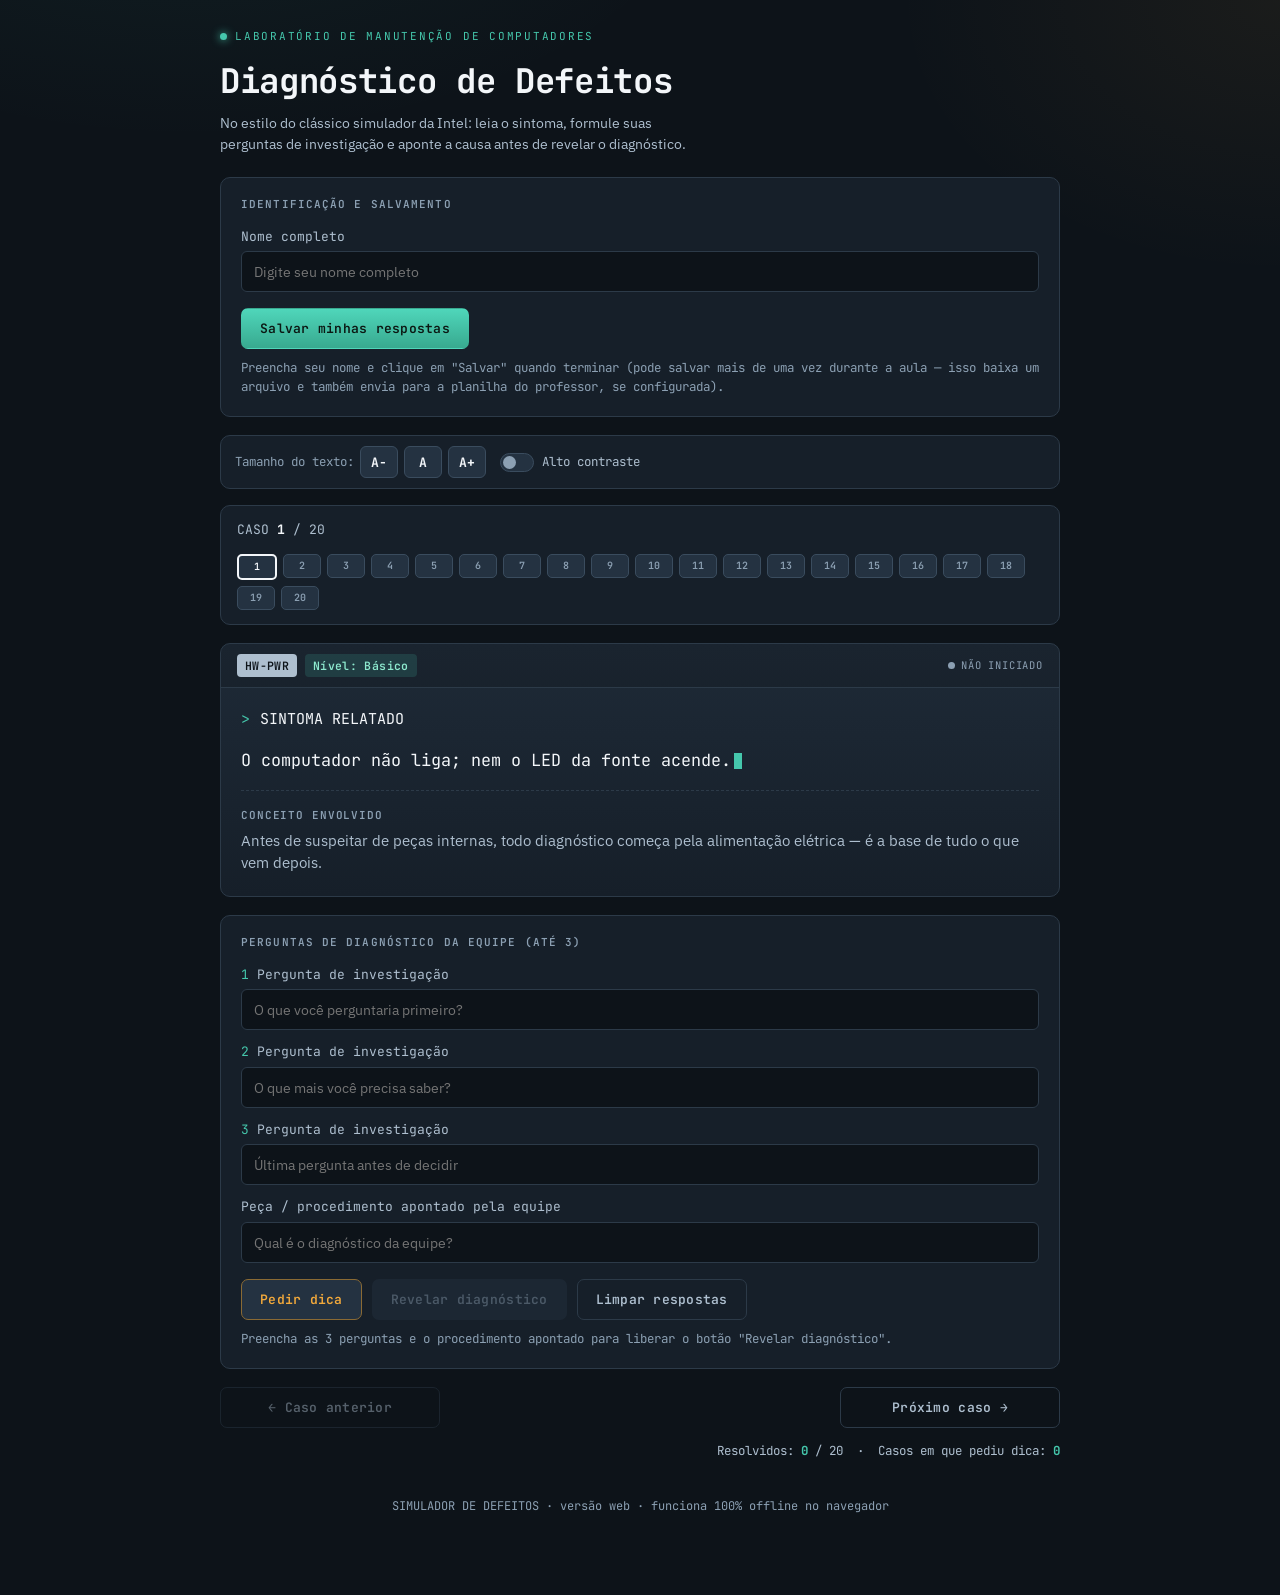
<file: index.html>
<!DOCTYPE html>
<html lang="pt-BR">
<head>
<meta charset="UTF-8">
<meta name="viewport" content="width=device-width, initial-scale=1.0, viewport-fit=cover">
<title>Diagnóstico de Defeitos — Laboratório de Manutenção</title>
<meta name="description" content="Simulador interativo de diagnóstico de defeitos de computadores, no estilo do clássico simulador da Intel — para uso em sala, laboratório ou celular.">
<link rel="preconnect" href="https://fonts.googleapis.com">
<link rel="preconnect" href="https://fonts.gstatic.com" crossorigin>
<link href="https://fonts.googleapis.com/css2?family=JetBrains+Mono:wght@400;500;600;700&family=IBM+Plex+Sans:wght@400;500;600;700&display=swap" rel="stylesheet">
<link rel="stylesheet" href="estilos.css">
</head>
<body>

<a href="#conteudo-principal" class="skip-link">Pular para o conteúdo</a>
<div id="live-region" class="sr-only" aria-live="polite" role="status"></div>

<div class="wrap">

  <header>
    <div class="eyebrow">Laboratório de Manutenção de Computadores</div>
    <h1>Diagnóstico de Defeitos</h1>
    <p class="subtitle">No estilo do clássico simulador da Intel: leia o sintoma, formule suas perguntas de investigação e aponte a causa antes de revelar o diagnóstico.</p>
  </header>

  <div class="panel" id="save-panel">
    <p class="panel-title">Identificação e salvamento</p>
    <div class="field">
      <label for="aluno-nome">Nome completo</label>
      <input type="text" id="aluno-nome" placeholder="Digite seu nome completo" autocomplete="off">
    </div>
    <div class="actions">
      <button type="button" class="btn-reveal" id="btn-salvar">Salvar minhas respostas</button>
    </div>
    <p class="reveal-hint" id="save-status">Preencha seu nome e clique em "Salvar" quando terminar (pode salvar mais de uma vez durante a aula — isso baixa um arquivo e também envia para a planilha do professor, se configurada).</p>
  </div>

  <div class="a11y-bar" role="group" aria-label="Opções de acessibilidade">
    <div class="a11y-group">
      <span class="label">Tamanho do texto:</span>
      <button type="button" class="font-btn" id="font-decrease" aria-label="Diminuir tamanho do texto">A−</button>
      <button type="button" class="font-btn" id="font-reset" aria-label="Tamanho de texto padrão">A</button>
      <button type="button" class="font-btn" id="font-increase" aria-label="Aumentar tamanho do texto">A+</button>
    </div>
    <label class="contrast-toggle" for="contrast-mode">
      <input type="checkbox" id="contrast-mode">
      <span class="switch" aria-hidden="true"></span>
      Alto contraste
    </label>
  </div>

  <div class="toolbar">
    <div class="case-counter">CASO <b id="case-index">1</b> / <span id="case-total">20</span></div>
    <div class="dots" id="dots" role="group" aria-label="Navegar entre os casos"></div>
  </div>

  <main id="conteudo-principal">

    <div class="terminal">
      <div class="terminal-bar">
        <div class="tag-group">
          <span class="code-tag" id="code-tag">HW-PWR</span>
          <span class="level-tag" id="level-tag">Nível: Básico</span>
        </div>
        <div class="status-pill" id="status-pill"><span class="led"></span><span id="status-text">Não iniciado</span></div>
      </div>
      <div class="terminal-body">
        <p class="prompt-line"><span class="marker">&gt;</span> SINTOMA RELATADO</p>
        <p class="sintoma-text" id="sintoma-text">Carregando…<span class="cursor"></span></p>
        <div class="conceito">
          <b>Conceito envolvido</b>
          <span id="conceito-text"></span>
        </div>
      </div>
    </div>

    <div class="panel">
      <p class="panel-title">Perguntas de diagnóstico da equipe (até 3)</p>
      <div class="field">
        <label for="q1"><span class="n">1</span> Pergunta de investigação</label>
        <input type="text" id="q1" placeholder="O que você perguntaria primeiro?" autocomplete="off">
      </div>
      <div class="field">
        <label for="q2"><span class="n">2</span> Pergunta de investigação</label>
        <input type="text" id="q2" placeholder="O que mais você precisa saber?" autocomplete="off">
      </div>
      <div class="field">
        <label for="q3"><span class="n">3</span> Pergunta de investigação</label>
        <input type="text" id="q3" placeholder="Última pergunta antes de decidir" autocomplete="off">
      </div>
      <div class="field peca">
        <label for="peca">Peça / procedimento apontado pela equipe</label>
        <input type="text" id="peca" placeholder="Qual é o diagnóstico da equipe?" autocomplete="off">
      </div>

      <div class="actions">
        <button type="button" class="btn-hint" id="btn-hint">Pedir dica</button>
        <button type="button" class="btn-reveal" id="btn-reveal" disabled aria-describedby="reveal-hint">Revelar diagnóstico</button>
        <button type="button" class="btn-ghost" id="btn-clear">Limpar respostas</button>
      </div>
      <p class="reveal-hint" id="reveal-hint">Preencha as 3 perguntas e o procedimento apontado para liberar o botão "Revelar diagnóstico".</p>
    </div>

    <div class="reveal hint-panel" id="hint-panel">
      <div class="pad">
        <p class="panel-title">Perguntas de apoio — use antes de decidir, se a equipe travar</p>
        <ul id="hint-list"></ul>
      </div>
    </div>

    <div class="reveal solution-panel" id="solution-panel">
      <div class="pad">
        <p class="panel-title">Diagnóstico revelado</p>
        <div class="kv">
          <div class="k">Pista</div>
          <div class="v" id="sol-pista"></div>
        </div>
        <div class="kv">
          <div class="k">Solução esperada</div>
          <div class="v" id="sol-resolucao"></div>
        </div>
        <div class="kv">
          <div class="k">Por que acontece</div>
          <div class="v" id="sol-porque"></div>
        </div>
        <div class="kv armadilha">
          <div class="k">Armadilha comum</div>
          <div class="v" id="sol-armadilha"></div>
        </div>
      </div>
    </div>

    <div class="nav">
      <button type="button" class="btn-ghost" id="btn-prev">&larr; Caso anterior</button>
      <button type="button" class="btn-ghost next" id="btn-next">Próximo caso &rarr;</button>
    </div>

    <div class="summary" id="summary" style="margin-top:14px;"></div>

  </main>

  <footer>SIMULADOR DE DEFEITOS · versão web · funciona 100% offline no navegador</footer>

</div>

<script src="casos.js"></script>
<script>
(function(){
  "use strict";

  var CASES = window.CASES;

  /* ---------- Configuração do envio automático para planilha ----------
     Cole aqui a URL do seu Web App do Google Apps Script (veja o guia
     de configuração). Deixe como "" para desativar o envio automático
     — nesse caso, o botão "Salvar" só baixa o arquivo .csv local. */
  var SHEETS_ENDPOINT = "https://script.google.com/macros/s/AKfycbyPwA4ttqtXBcEEkI7j7ul-1_rjG7FV3NtYaqE9pAihOJlC5jhr2pawsW5RvYwa3q1w/exec";
  /* Token opcional (combine o mesmo valor no Apps Script) — dificulta
     que alguém fora da turma envie linhas falsas para a planilha.
     Deixe "" em ambos os lados para não usar. */
  var SHEETS_TOKEN = "";

  var state = CASES.map(function(){
    return { status: "pending", q1:"", q2:"", q3:"", peca:"", hintOpen:false, solutionOpen:false };
  });

  var current = 0;
  var fontSteps = [87, 100, 112, 125, 140]; // porcentagens
  var fontIndex = 1;

  var els = {
    caseIndex: document.getElementById("case-index"),
    caseTotal: document.getElementById("case-total"),
    dots: document.getElementById("dots"),
    codeTag: document.getElementById("code-tag"),
    levelTag: document.getElementById("level-tag"),
    statusPill: document.getElementById("status-pill"),
    statusText: document.getElementById("status-text"),
    sintomaText: document.getElementById("sintoma-text"),
    conceitoText: document.getElementById("conceito-text"),
    q1: document.getElementById("q1"),
    q2: document.getElementById("q2"),
    q3: document.getElementById("q3"),
    peca: document.getElementById("peca"),
    btnHint: document.getElementById("btn-hint"),
    btnReveal: document.getElementById("btn-reveal"),
    btnClear: document.getElementById("btn-clear"),
    revealHint: document.getElementById("reveal-hint"),
    hintPanel: document.getElementById("hint-panel"),
    hintList: document.getElementById("hint-list"),
    solutionPanel: document.getElementById("solution-panel"),
    solPista: document.getElementById("sol-pista"),
    solResolucao: document.getElementById("sol-resolucao"),
    solPorque: document.getElementById("sol-porque"),
    solArmadilha: document.getElementById("sol-armadilha"),
    btnPrev: document.getElementById("btn-prev"),
    btnNext: document.getElementById("btn-next"),
    summary: document.getElementById("summary"),
    liveRegion: document.getElementById("live-region"),
    fontDecrease: document.getElementById("font-decrease"),
    fontIncrease: document.getElementById("font-increase"),
    fontReset: document.getElementById("font-reset"),
    contrastMode: document.getElementById("contrast-mode")
  };

  function announce(msg){
    els.liveRegion.textContent = msg;
  }

  function buildDots(){
    els.dots.innerHTML = "";
    CASES.forEach(function(c, i){
      var b = document.createElement("button");
      b.type = "button";
      b.className = "dot";
      b.textContent = String(i + 1);
      b.setAttribute("aria-label", "Ir para o caso " + (i + 1) + " de " + CASES.length);
      b.addEventListener("click", function(){ goTo(i); });
      els.dots.appendChild(b);
    });
  }

  function refreshDots(){
    var buttons = els.dots.querySelectorAll(".dot");
    buttons.forEach(function(b, i){
      b.classList.toggle("current", i === current);
      b.classList.toggle("hint", state[i].status === "hint");
      b.classList.toggle("solved", state[i].status === "solved");
      b.setAttribute("aria-current", i === current ? "true" : "false");
    });
  }

  function saveInputs(){
    var s = state[current];
    s.q1 = els.q1.value;
    s.q2 = els.q2.value;
    s.q3 = els.q3.value;
    s.peca = els.peca.value;
  }

  function camposPreenchidos(){
    var s = state[current];
    return s.q1.trim().length > 0 && s.q2.trim().length > 0 && s.q3.trim().length > 0 && s.peca.trim().length > 0;
  }

  function updateRevealAvailability(){
    var pronto = camposPreenchidos();
    els.btnReveal.disabled = !pronto;
    els.btnReveal.setAttribute("aria-disabled", String(!pronto));
    if (pronto){
      els.revealHint.textContent = "Tudo pronto — clique em \"Revelar diagnóstico\" para conferir.";
      els.revealHint.classList.add("ok");
    } else {
      els.revealHint.textContent = "Preencha as 3 perguntas e o procedimento apontado para liberar o botão \"Revelar diagnóstico\".";
      els.revealHint.classList.remove("ok");
    }
  }

  function render(){
    var c = CASES[current];
    var s = state[current];

    els.caseIndex.textContent = current + 1;
    els.caseTotal.textContent = CASES.length;

    els.codeTag.textContent = c.codigo;
    els.levelTag.textContent = "Nível: " + c.nivelLabel;
    els.levelTag.className = "level-tag level-" + c.nivel;

    els.sintomaText.innerHTML = "";
    els.sintomaText.textContent = c.sintoma;
    var cursor = document.createElement("span");
    cursor.className = "cursor";
    els.sintomaText.appendChild(cursor);

    els.conceitoText.textContent = c.conceito;

    els.q1.value = s.q1;
    els.q2.value = s.q2;
    els.q3.value = s.q3;
    els.peca.value = s.peca;

    els.hintList.innerHTML = "";
    c.dicas.forEach(function(d){
      var li = document.createElement("li");
      li.textContent = d;
      els.hintList.appendChild(li);
    });

    els.solPista.textContent = c.pista;
    els.solResolucao.textContent = c.resolucao;
    els.solPorque.textContent = c.porque;
    els.solArmadilha.textContent = c.armadilha;

    els.hintPanel.classList.toggle("show", s.hintOpen);
    els.solutionPanel.classList.toggle("show", s.solutionOpen);

    updateStatusPill(s.status);
    updateRevealAvailability();
    refreshDots();
    updateSummary();

    els.btnPrev.disabled = current === 0;
    els.btnNext.disabled = current === CASES.length - 1;
  }

  function updateStatusPill(status){
    els.statusPill.className = "status-pill";
    if (status === "hint"){
      els.statusPill.classList.add("hint");
      els.statusText.textContent = "Em análise (com dica)";
    } else if (status === "solved"){
      els.statusPill.classList.add("solved");
      els.statusText.textContent = "Resolvido";
    } else {
      els.statusText.textContent = "Não iniciado";
    }
  }

  function updateSummary(){
    var solved = state.filter(function(s){ return s.status === "solved"; }).length;
    var withHint = state.filter(function(s){ return s.hintOpen; }).length;
    els.summary.innerHTML = "Resolvidos: <b>" + solved + "</b> / " + CASES.length +
      " &nbsp;·&nbsp; Casos em que pediu dica: <b>" + withHint + "</b>";
  }

  function goTo(index){
    saveInputs();
    current = Math.max(0, Math.min(CASES.length - 1, index));
    render();
    var c = CASES[current];
    announce("Caso " + (current + 1) + " de " + CASES.length + ". Nível " + c.nivelLabel + ". " + c.categoria + ".");
  }

  els.btnHint.addEventListener("click", function(){
    var s = state[current];
    s.hintOpen = true;
    if (s.status === "pending") s.status = "hint";
    render();
    announce("Perguntas de apoio exibidas.");
  });

  els.btnReveal.addEventListener("click", function(){
    if (els.btnReveal.disabled) return;
    var s = state[current];
    s.solutionOpen = true;
    s.status = "solved";
    render();
    announce("Diagnóstico revelado.");
  });

  els.btnClear.addEventListener("click", function(){
    var s = state[current];
    s.q1 = s.q2 = s.q3 = s.peca = "";
    s.hintOpen = false;
    s.solutionOpen = false;
    s.status = "pending";
    render();
    announce("Respostas apagadas.");
  });

  els.btnPrev.addEventListener("click", function(){ goTo(current - 1); });
  els.btnNext.addEventListener("click", function(){ goTo(current + 1); });

  [els.q1, els.q2, els.q3, els.peca].forEach(function(input){
    input.addEventListener("input", function(){
      saveInputs();
      updateRevealAvailability();
    });
  });

  document.addEventListener("keydown", function(e){
    var tag = (document.activeElement && document.activeElement.tagName) || "";
    if (tag === "INPUT") return;
    if (e.key === "ArrowRight") goTo(current + 1);
    if (e.key === "ArrowLeft") goTo(current - 1);
  });

  /* ---------- Acessibilidade: tamanho de texto ---------- */
  function applyFontSize(){
    document.documentElement.style.fontSize = fontSteps[fontIndex] + "%";
  }
  els.fontIncrease.addEventListener("click", function(){
    fontIndex = Math.min(fontSteps.length - 1, fontIndex + 1);
    applyFontSize();
  });
  els.fontDecrease.addEventListener("click", function(){
    fontIndex = Math.max(0, fontIndex - 1);
    applyFontSize();
  });
  els.fontReset.addEventListener("click", function(){
    fontIndex = 1;
    applyFontSize();
  });

  /* ---------- Acessibilidade: alto contraste ---------- */
  els.contrastMode.addEventListener("change", function(e){
    document.body.classList.toggle("alto-contraste", e.target.checked);
  });

  /* ---------- Salvar respostas (CSV local + planilha) ---------- */
  var elAlunoNome = document.getElementById("aluno-nome");
  var elBtnSalvar = document.getElementById("btn-salvar");
  var elSaveStatus = document.getElementById("save-status");

  function csvEscape(v){
    v = (v === undefined || v === null) ? "" : String(v);
    if (/[",\n]/.test(v)){
      v = '"' + v.replace(/"/g, '""') + '"';
    }
    return v;
  }

  function statusLabel(s){
    if (s === "solved") return "Resolvido";
    if (s === "hint") return "Em análise (com dica)";
    return "Não iniciado";
  }

  function buildRows(alunoNome, timestamp){
    var header = ["Timestamp","Aluno","Codigo","Nivel","Categoria","Pergunta1","Pergunta2","Pergunta3","PecaApontada","Status"];
    var rows = [header];
    var payloadCasos = [];
    CASES.forEach(function(c, i){
      var s = state[i];
      var row = [timestamp, alunoNome, c.codigo, c.nivelLabel, c.categoria, s.q1, s.q2, s.q3, s.peca, statusLabel(s.status)];
      rows.push(row);
      payloadCasos.push({
        codigo: c.codigo, nivel: c.nivelLabel, categoria: c.categoria,
        pergunta1: s.q1, pergunta2: s.q2, pergunta3: s.q3, peca: s.peca,
        status: statusLabel(s.status)
      });
    });
    return { csvRows: rows, payloadCasos: payloadCasos };
  }

  function downloadCSV(rows, alunoNome){
    var csv = rows.map(function(r){ return r.map(csvEscape).join(","); }).join("\r\n");
    var blob = new Blob(["\uFEFF" + csv], { type: "text/csv;charset=utf-8;" });
    var url = URL.createObjectURL(blob);
    var slug = alunoNome.toLowerCase()
      .normalize("NFD").replace(/[\u0300-\u036f]/g, "")
      .replace(/[^a-z0-9]+/g, "-").replace(/(^-|-$)/g, "");
    var hoje = new Date().toISOString().slice(0,10);
    var a = document.createElement("a");
    a.href = url;
    a.download = "respostas_" + (slug || "aluno") + "_" + hoje + ".csv";
    document.body.appendChild(a);
    a.click();
    document.body.removeChild(a);
    setTimeout(function(){ URL.revokeObjectURL(url); }, 1000);
  }

  function enviarParaPlanilha(alunoNome, timestamp, payloadCasos){
    if (!SHEETS_ENDPOINT) return;
    var payload = { aluno: alunoNome, timestamp: timestamp, token: SHEETS_TOKEN, casos: payloadCasos };
    fetch(SHEETS_ENDPOINT, {
      method: "POST",
      mode: "no-cors",
      headers: { "Content-Type": "text/plain;charset=utf-8" },
      body: JSON.stringify(payload)
    }).catch(function(){
      /* modo no-cors não permite ler a resposta nem confirmar entrega;
         o próprio catch só cobre falhas de rede antes mesmo do envio */
    });
  }

  elBtnSalvar.addEventListener("click", function(){
    saveInputs();
    var nome = elAlunoNome.value.trim();
    if (!nome){
      elSaveStatus.textContent = "Digite seu nome completo antes de salvar.";
      elSaveStatus.classList.remove("ok");
      elAlunoNome.focus();
      return;
    }
    var timestamp = new Date().toLocaleString("pt-BR");
    var built = buildRows(nome, timestamp);
    downloadCSV(built.csvRows, nome);
    enviarParaPlanilha(nome, timestamp, built.payloadCasos);
    elSaveStatus.textContent = SHEETS_ENDPOINT
      ? "Arquivo baixado e enviado para a planilha às " + timestamp + "."
      : "Arquivo baixado às " + timestamp + ". (Envio automático para planilha não está configurado nesta página.)";
    elSaveStatus.classList.add("ok");
    announce("Respostas salvas.");
  });

  buildDots();
  render();
})();
</script>

</body>
</html>
</file>
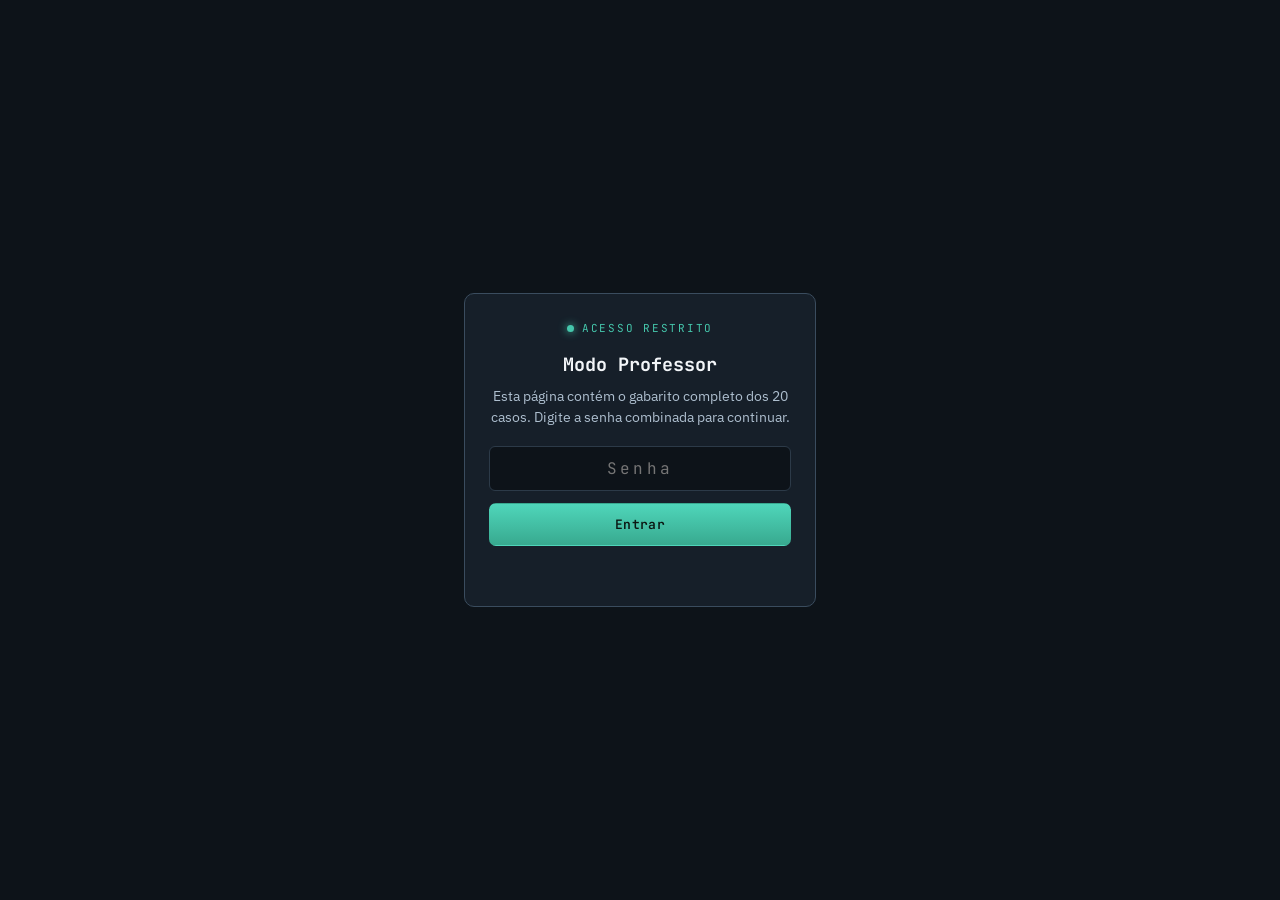
<file: professor.html>
<!DOCTYPE html>
<html lang="pt-BR">
<head>
<meta charset="UTF-8">
<meta name="viewport" content="width=device-width, initial-scale=1.0, viewport-fit=cover">
<title>Modo Professor — Diagnóstico de Defeitos</title>
<meta name="robots" content="noindex, nofollow">
<link rel="preconnect" href="https://fonts.googleapis.com">
<link rel="preconnect" href="https://fonts.gstatic.com" crossorigin>
<link href="https://fonts.googleapis.com/css2?family=JetBrains+Mono:wght@400;500;600;700&family=IBM+Plex+Sans:wght@400;500;600;700&display=swap" rel="stylesheet">
<link rel="stylesheet" href="estilos.css">
</head>
<body>

<!-- Portão de acesso: só entra quem souber a senha combinada com o professor.
     Isto NÃO é segurança real (o código roda no navegador do usuário),
     apenas uma barreira simples contra acesso casual de alunos.
     Para trocar a senha, edite a constante SENHA no <script> abaixo. -->
<div class="gate-overlay" id="gate">
  <div class="gate-card">
    <div class="eyebrow">Acesso restrito</div>
    <h2>Modo Professor</h2>
    <p>Esta página contém o gabarito completo dos 20 casos. Digite a senha combinada para continuar.</p>
    <form id="gate-form" autocomplete="off">
      <input type="password" id="gate-password" placeholder="Senha" aria-label="Senha do professor">
      <button type="submit" class="btn-reveal">Entrar</button>
      <p class="gate-error" id="gate-error" role="alert"></p>
    </form>
  </div>
</div>

<div class="wrap app-hidden" id="app">

  <header>
    <div class="eyebrow">Laboratório de Manutenção de Computadores</div>
    <h1>Diagnóstico de Defeitos</h1>
    <p class="subtitle">Modo professor: use para conduzir a discussão em projeção, revelando o gabarito de cada caso após ouvir as hipóteses da turma.</p>
  </header>

  <div class="teacher-banner">Modo professor — não compartilhe esta página com os alunos</div>

  <details class="plan-panel">
    <summary>Sugestão de distribuição para uma aula de 4h (20 casos)</summary>
    <table>
      <thead>
        <tr><th>Bloco</th><th>Duração</th><th>Conteúdo</th></tr>
      </thead>
      <tbody>
        <tr><td>1</td><td>50 min</td><td>Casos 1–8 (nível básico) — ritmo rápido, fixar método</td></tr>
        <tr><td>Intervalo</td><td>10 min</td><td>—</td></tr>
        <tr><td>2</td><td>50 min</td><td>Casos 9–14 (intermediário) — mais tempo de discussão por caso</td></tr>
        <tr><td>Intervalo</td><td>15–20 min</td><td>—</td></tr>
        <tr><td>3</td><td>50 min</td><td>Casos 15–20 (avançado / rede / software / segurança)</td></tr>
        <tr><td>4</td><td>até 30 min</td><td>Revisão livre: repetir casos em que a turma teve mais dificuldade</td></tr>
      </tbody>
    </table>
  </details>

  <div class="toolbar">
    <div class="case-counter">CASO <b id="case-index">1</b> / <span id="case-total">20</span></div>
    <div class="dots" id="dots" role="group" aria-label="Navegar entre os casos"></div>
  </div>

  <main>
    <div class="terminal">
      <div class="terminal-bar">
        <div class="tag-group">
          <span class="code-tag" id="code-tag">HW-PWR</span>
          <span class="level-tag" id="level-tag">Nível: Básico</span>
        </div>
      </div>
      <div class="terminal-body">
        <p class="prompt-line"><span class="marker">&gt;</span> SINTOMA RELATADO</p>
        <p class="sintoma-text" id="sintoma-text">Carregando…</p>
        <div class="conceito">
          <b>Conceito envolvido</b>
          <span id="conceito-text"></span>
        </div>
      </div>
    </div>

    <div class="panel">
      <p class="panel-title">Perguntas de apoio (caso a turma trave)</p>
      <ul id="hint-list" style="margin:0; padding-left:20px; font-size:0.9rem;"></ul>
      <div class="actions">
        <button type="button" class="btn-reveal" id="btn-reveal">Mostrar gabarito</button>
        <button type="button" class="btn-ghost" id="btn-hide">Ocultar gabarito</button>
      </div>
    </div>

    <div class="reveal solution-panel" id="solution-panel">
      <div class="pad">
        <p class="panel-title">Gabarito</p>
        <div class="kv">
          <div class="k">Pista</div>
          <div class="v" id="sol-pista"></div>
        </div>
        <div class="kv">
          <div class="k">Solução esperada</div>
          <div class="v" id="sol-resolucao"></div>
        </div>
        <div class="kv">
          <div class="k">Por que acontece</div>
          <div class="v" id="sol-porque"></div>
        </div>
        <div class="kv armadilha">
          <div class="k">Armadilha comum</div>
          <div class="v" id="sol-armadilha"></div>
        </div>
      </div>
    </div>

    <div class="nav">
      <button type="button" class="btn-ghost" id="btn-prev">&larr; Caso anterior</button>
      <button type="button" class="btn-ghost next" id="btn-next">Próximo caso &rarr;</button>
    </div>
  </main>

  <footer>MODO PROFESSOR · esta página não é linkada a partir do site do aluno</footer>

</div>

<script src="casos.js"></script>
<script>
(function(){
  "use strict";

  /* Troque a senha aqui. Combine com a turma/coordenação apenas por fora do site. */
  var SENHA = "@redes_IMMC2026";

  var gate = document.getElementById("gate");
  var app = document.getElementById("app");
  var form = document.getElementById("gate-form");
  var passwordInput = document.getElementById("gate-password");
  var gateError = document.getElementById("gate-error");

  form.addEventListener("submit", function(e){
    e.preventDefault();
    if (passwordInput.value === SENHA){
      gate.style.display = "none";
      app.classList.remove("app-hidden");
      initApp();
    } else {
      gateError.textContent = "Senha incorreta. Tente novamente.";
      passwordInput.value = "";
      passwordInput.focus();
    }
  });

  function initApp(){
    var CASES = window.CASES;
    var current = 0;
    var solutionOpen = [];
    CASES.forEach(function(){ solutionOpen.push(false); });

    var els = {
      caseIndex: document.getElementById("case-index"),
      caseTotal: document.getElementById("case-total"),
      dots: document.getElementById("dots"),
      codeTag: document.getElementById("code-tag"),
      levelTag: document.getElementById("level-tag"),
      sintomaText: document.getElementById("sintoma-text"),
      conceitoText: document.getElementById("conceito-text"),
      hintList: document.getElementById("hint-list"),
      btnReveal: document.getElementById("btn-reveal"),
      btnHide: document.getElementById("btn-hide"),
      solutionPanel: document.getElementById("solution-panel"),
      solPista: document.getElementById("sol-pista"),
      solResolucao: document.getElementById("sol-resolucao"),
      solPorque: document.getElementById("sol-porque"),
      solArmadilha: document.getElementById("sol-armadilha"),
      btnPrev: document.getElementById("btn-prev"),
      btnNext: document.getElementById("btn-next")
    };

    function buildDots(){
      els.dots.innerHTML = "";
      CASES.forEach(function(c, i){
        var b = document.createElement("button");
        b.type = "button";
        b.className = "dot";
        b.textContent = String(i + 1);
        b.setAttribute("aria-label", "Ir para o caso " + (i + 1));
        b.addEventListener("click", function(){ goTo(i); });
        els.dots.appendChild(b);
      });
    }

    function refreshDots(){
      var buttons = els.dots.querySelectorAll(".dot");
      buttons.forEach(function(b, i){
        b.classList.toggle("current", i === current);
        b.classList.toggle("solved", solutionOpen[i]);
      });
    }

    function render(){
      var c = CASES[current];
      els.caseIndex.textContent = current + 1;
      els.caseTotal.textContent = CASES.length;
      els.codeTag.textContent = c.codigo;
      els.levelTag.textContent = "Nível: " + c.nivelLabel;
      els.levelTag.className = "level-tag level-" + c.nivel;
      els.sintomaText.textContent = c.sintoma;
      els.conceitoText.textContent = c.conceito;

      els.hintList.innerHTML = "";
      c.dicas.forEach(function(d){
        var li = document.createElement("li");
        li.textContent = d;
        els.hintList.appendChild(li);
      });

      els.solPista.textContent = c.pista;
      els.solResolucao.textContent = c.resolucao;
      els.solPorque.textContent = c.porque;
      els.solArmadilha.textContent = c.armadilha;

      els.solutionPanel.classList.toggle("show", solutionOpen[current]);

      refreshDots();
      els.btnPrev.disabled = current === 0;
      els.btnNext.disabled = current === CASES.length - 1;
    }

    function goTo(i){
      current = Math.max(0, Math.min(CASES.length - 1, i));
      render();
    }

    els.btnReveal.addEventListener("click", function(){
      solutionOpen[current] = true;
      render();
    });
    els.btnHide.addEventListener("click", function(){
      solutionOpen[current] = false;
      render();
    });
    els.btnPrev.addEventListener("click", function(){ goTo(current - 1); });
    els.btnNext.addEventListener("click", function(){ goTo(current + 1); });

    document.addEventListener("keydown", function(e){
      if (e.key === "ArrowRight") goTo(current + 1);
      if (e.key === "ArrowLeft") goTo(current - 1);
    });

    buildDots();
    render();
  }
})();
</script>

</body>
</html>
</file>
<file: estilos.css>
:root{
  --bg-deep:#0D1319;
  --bg-panel:#161F29;
  --bg-panel-2:#1E2A37;
  --bg-raised:#243241;
  --border:#2C3A48;
  --border-bright:#3A4C5E;
  --text-primary:#F3F6F9;
  --text-muted:#AEBFCF;
  --text-dim:#8CA0B3;
  --accent-amber:#F2A93B;
  --accent-amber-dim:#8A6A34;
  --accent-teal:#45C7AC;
  --accent-teal-dim:#2C6B5C;
  --danger:#F08476;
  --danger-dim:#7A3830;
  --font-mono:'JetBrains Mono', ui-monospace, 'SFMono-Regular', Menlo, Consolas, monospace;
  --font-body:'IBM Plex Sans', -apple-system, BlinkMacSystemFont, 'Segoe UI', sans-serif;
  --radius:10px;
}

/* ---------- Alto contraste ---------- */
body.alto-contraste{
  --bg-deep:#000000;
  --bg-panel:#000000;
  --bg-panel-2:#050505;
  --bg-raised:#111111;
  --border:#FFFFFF;
  --border-bright:#FFFFFF;
  --text-primary:#FFFFFF;
  --text-muted:#FFFFFF;
  --text-dim:#F2F2F2;
  --accent-amber:#FFD400;
  --accent-amber-dim:#FFD400;
  --accent-teal:#00FFC8;
  --accent-teal-dim:#00FFC8;
  --danger:#FF7A6E;
  --danger-dim:#FF7A6E;
}
body.alto-contraste .terminal::before{ display:none; }
body.alto-contraste .terminal,
body.alto-contraste .panel,
body.alto-contraste .reveal,
body.alto-contraste .toolbar,
body.alto-contraste .a11y-bar{ border-width:2px; }
body.alto-contraste .status-pill .led,
body.alto-contraste .cursor{ box-shadow:none; }

*{box-sizing:border-box;}
html,body{margin:0;padding:0;}

html{ font-size:100%; } /* controlado via JS para acessibilidade de texto */

body{
  background:
    radial-gradient(ellipse 900px 500px at 15% -10%, rgba(69,199,172,0.07), transparent 60%),
    radial-gradient(ellipse 700px 500px at 100% 0%, rgba(242,169,59,0.06), transparent 55%),
    var(--bg-deep);
  color:var(--text-primary);
  font-family:var(--font-body);
  line-height:1.5;
  min-height:100vh;
  -webkit-font-smoothing:antialiased;
}
body.alto-contraste{ background:#000000; }

a{color:var(--accent-teal);}

/* ---------- Skip link ---------- */
.skip-link{
  position:absolute;
  left:-9999px;
  top:0;
  background:var(--accent-teal);
  color:#0B1712;
  font-family:var(--font-mono);
  font-weight:700;
  font-size:0.875rem;
  padding:10px 16px;
  border-radius:0 0 8px 0;
  z-index:1000;
}
.skip-link:focus{
  left:0;
}

/* ---------- Visually hidden (screen-reader only) ---------- */
.sr-only{
  position:absolute;
  width:1px;height:1px;
  padding:0;margin:-1px;
  overflow:hidden;
  clip:rect(0,0,0,0);
  white-space:nowrap;
  border:0;
}

.wrap{
  max-width:55rem;
  margin:0 auto;
  padding:1.75rem 1.25rem 5rem;
}

/* ---------- Header ---------- */
header{
  margin-bottom:1.375rem;
}
.eyebrow{
  font-family:var(--font-mono);
  font-size:0.6875rem;
  letter-spacing:0.16em;
  text-transform:uppercase;
  color:var(--accent-teal);
  display:flex;
  align-items:center;
  gap:8px;
  margin-bottom:10px;
}
.eyebrow::before{
  content:"";
  width:7px;height:7px;border-radius:50%;
  background:var(--accent-teal);
  box-shadow:0 0 8px var(--accent-teal);
  flex:none;
}
h1{
  font-family:var(--font-mono);
  font-weight:700;
  font-size:clamp(1.5rem, 5vw, 2.125rem);
  letter-spacing:-0.01em;
  margin:0 0 6px;
}
.subtitle{
  color:var(--text-muted);
  font-size:0.906rem;
  max-width:60ch;
  margin:0;
}

/* ---------- Accessibility bar ---------- */
.a11y-bar{
  display:flex;
  flex-wrap:wrap;
  align-items:center;
  gap:14px;
  margin:16px 0;
  padding:10px 14px;
  background:var(--bg-panel);
  border:1px solid var(--border);
  border-radius:var(--radius);
  font-family:var(--font-mono);
  font-size:0.78rem;
  color:var(--text-muted);
}
.a11y-group{
  display:flex;
  align-items:center;
  gap:6px;
}
.a11y-bar .label{ color:var(--text-dim); }
.font-btn{
  font-family:var(--font-mono);
  font-weight:700;
  width:2rem;height:2rem;
  border-radius:6px;
  border:1px solid var(--border-bright);
  background:var(--bg-raised);
  color:var(--text-primary);
  cursor:pointer;
  font-size:0.8125rem;
  display:flex;align-items:center;justify-content:center;
}
.font-btn:hover{ border-color:var(--accent-teal); }
.font-btn:focus-visible{ outline:2px solid var(--accent-teal); outline-offset:2px; }

.contrast-toggle{
  display:flex;align-items:center;gap:8px;
  cursor:pointer;
  user-select:none;
  white-space:nowrap;
}
.switch{
  width:2.125rem;height:1.1875rem;
  background:var(--bg-raised);
  border:1px solid var(--border-bright);
  border-radius:999px;
  position:relative;
  transition:background .15s ease;
  flex:none;
}
.switch::after{
  content:"";
  position:absolute;
  top:2px;left:2px;
  width:0.8125rem;height:0.8125rem;
  border-radius:50%;
  background:var(--text-dim);
  transition:transform .15s ease, background .15s ease;
}
.contrast-toggle input{position:absolute; opacity:0; width:1px; height:1px;}
.contrast-toggle input:checked + .switch{background:rgba(255,212,0,0.25); border-color:var(--accent-amber);}
.contrast-toggle input:checked + .switch::after{transform:translateX(15px); background:var(--accent-amber);}
.contrast-toggle input:focus-visible + .switch{outline:2px solid var(--accent-teal); outline-offset:2px;}

/* ---------- Toolbar: progress ---------- */
.toolbar{
  display:flex;
  flex-wrap:wrap;
  align-items:center;
  justify-content:space-between;
  gap:14px;
  margin:0 0 18px;
  padding:14px 16px;
  background:var(--bg-panel);
  border:1px solid var(--border);
  border-radius:var(--radius);
}
.case-counter{
  font-family:var(--font-mono);
  font-size:0.8125rem;
  color:var(--text-muted);
}
.case-counter b{color:var(--text-primary);}
.dots{
  display:flex;
  gap:6px;
  flex-wrap:wrap;
}
.dot{
  width:1.5rem;height:1.5rem;
  border-radius:5px;
  border:1px solid var(--border-bright);
  background:var(--bg-raised);
  color:var(--text-dim);
  font-family:var(--font-mono);
  font-size:0.625rem;
  display:flex;align-items:center;justify-content:center;
  cursor:pointer;
  transition:transform .12s ease, border-color .12s ease;
}
.dot:hover{transform:translateY(-1px); border-color:var(--border-bright);}
.dot:focus-visible{outline:2px solid var(--accent-teal); outline-offset:2px;}
.dot.current{border-color:var(--text-primary); color:var(--text-primary); border-width:2px;}
.dot.hint{background:rgba(242,169,59,0.18); border-color:var(--accent-amber-dim); color:var(--accent-amber);}
.dot.solved{background:rgba(69,199,172,0.18); border-color:var(--accent-teal-dim); color:var(--accent-teal);}

/* ---------- Terminal panel ---------- */
.terminal{
  position:relative;
  background:linear-gradient(180deg, var(--bg-panel-2), var(--bg-panel));
  border:1px solid var(--border);
  border-radius:var(--radius);
  overflow:hidden;
  margin-bottom:18px;
}
.terminal::before{
  content:"";
  position:absolute;
  left:0; right:0; height:120px;
  top:-120px;
  background:linear-gradient(180deg, transparent, rgba(69,199,172,0.05), transparent);
  animation:scan 7s linear infinite;
  pointer-events:none;
}
@keyframes scan{
  0%{ top:-120px; }
  100%{ top:100%; }
}
.terminal-bar{
  display:flex;
  align-items:center;
  justify-content:space-between;
  gap:10px;
  padding:10px 16px;
  border-bottom:1px solid var(--border);
  background:rgba(0,0,0,0.15);
}
.tag-group{display:flex; align-items:center; gap:8px; flex-wrap:wrap;}
.code-tag{
  font-family:var(--font-mono);
  font-size:0.719rem;
  letter-spacing:0.03em;
  color:var(--bg-deep);
  background:var(--text-muted);
  padding:3px 8px;
  border-radius:4px;
  font-weight:600;
}
.level-tag{
  font-family:var(--font-mono);
  font-size:0.719rem;
  padding:3px 8px;
  border-radius:4px;
  font-weight:600;
  letter-spacing:0.03em;
}
.level-basico{ color:#8DE9CE; background:rgba(69,199,172,0.16); }
.level-intermediario{ color:#F8CB86; background:rgba(242,169,59,0.16); }
.level-avancado{ color:#F5A498; background:rgba(232,106,92,0.16); }

.status-pill{
  font-family:var(--font-mono);
  font-size:0.656rem;
  letter-spacing:0.08em;
  text-transform:uppercase;
  color:var(--text-dim);
  display:flex;align-items:center;gap:6px;
}
.status-pill .led{width:7px;height:7px;border-radius:50%;background:var(--text-dim);}
.status-pill.hint{color:var(--accent-amber);}
.status-pill.hint .led{background:var(--accent-amber); box-shadow:0 0 6px var(--accent-amber);}
.status-pill.solved{color:var(--accent-teal);}
.status-pill.solved .led{background:var(--accent-teal); box-shadow:0 0 6px var(--accent-teal);}

.terminal-body{
  padding:20px 20px 22px;
  position:relative;
}
.prompt-line{
  font-family:var(--font-mono);
  font-size:0.9375rem;
  color:var(--text-primary);
  margin:0 0 4px;
  display:flex;
  gap:10px;
}
.prompt-line .marker{color:var(--accent-teal); flex:none;}
.sintoma-text{
  font-family:var(--font-mono);
  font-size:1.05rem;
  line-height:1.55;
}
.cursor{
  display:inline-block;
  width:8px;height:16px;
  background:var(--accent-teal);
  margin-left:3px;
  vertical-align:-3px;
  animation:blink 1s steps(1) infinite;
}
@keyframes blink{ 50%{ opacity:0; } }

.conceito{
  margin-top:16px;
  padding-top:16px;
  border-top:1px dashed var(--border);
  font-size:0.925rem;
  color:var(--text-muted);
}
.conceito b{
  display:block;
  font-family:var(--font-mono);
  font-size:0.6875rem;
  letter-spacing:0.08em;
  text-transform:uppercase;
  color:var(--text-dim);
  margin-bottom:6px;
  font-weight:600;
}

/* ---------- Panels / forms ---------- */
.panel{
  background:var(--bg-panel);
  border:1px solid var(--border);
  border-radius:var(--radius);
  padding:18px 20px 20px;
  margin-bottom:18px;
}
.panel-title{
  font-family:var(--font-mono);
  font-size:0.6875rem;
  letter-spacing:0.1em;
  text-transform:uppercase;
  color:var(--text-dim);
  margin:0 0 14px;
  font-weight:600;
}
.field{
  margin-bottom:12px;
}
.field label{
  display:flex;
  gap:8px;
  align-items:baseline;
  font-family:var(--font-mono);
  font-size:0.8125rem;
  color:var(--text-muted);
  margin-bottom:5px;
}
.field label .n{ color:var(--accent-teal); }
.field input[type=text]{
  width:100%;
  background:var(--bg-deep);
  border:1px solid var(--border);
  border-radius:6px;
  color:var(--text-primary);
  font-family:var(--font-body);
  font-size:0.906rem;
  padding:10px 12px;
  transition:border-color .12s ease;
}
.field input[type=text]:focus{
  outline:none;
  border-color:var(--accent-teal);
}
.field input[type=text]:focus-visible{
  outline:2px solid var(--accent-teal);
  outline-offset:1px;
}

.reveal-hint{
  font-family:var(--font-mono);
  font-size:0.78rem;
  color:var(--text-dim);
  margin:10px 0 0;
}
.reveal-hint.ok{ color:var(--accent-teal); }

.actions{
  display:flex;
  gap:10px;
  flex-wrap:wrap;
  margin-top:16px;
}
button{
  font-family:var(--font-mono);
  font-size:0.8125rem;
  font-weight:600;
  letter-spacing:0.02em;
  border-radius:7px;
  padding:11px 18px;
  cursor:pointer;
  border:1px solid var(--border-bright);
  background:var(--bg-raised);
  color:var(--text-primary);
  transition:background .12s ease, border-color .12s ease, transform .08s ease;
}
button:hover{ transform:translateY(-1px); }
button:active{ transform:translateY(0); }
button:focus-visible{ outline:2px solid var(--accent-teal); outline-offset:2px; }
button:disabled{ opacity:0.45; cursor:not-allowed; transform:none; }

.btn-hint{
  border-color:var(--accent-amber-dim);
  color:var(--accent-amber);
}
.btn-hint:hover{ background:rgba(242,169,59,0.1); }

.btn-reveal{
  background:linear-gradient(180deg, #4FD6BA, #38A98F);
  color:#0B1712;
  border-color:transparent;
}
.btn-reveal:hover:not(:disabled){ filter:brightness(1.06); }
.btn-reveal:disabled{
  background:var(--bg-raised);
  color:var(--text-dim);
  filter:none;
}

.btn-ghost{
  background:transparent;
  border-color:var(--border);
  color:var(--text-muted);
}

/* ---------- Reveal panels ---------- */
.reveal{
  display:none;
  margin-bottom:18px;
  border-radius:var(--radius);
  overflow:hidden;
  animation:reveal-in .25s ease both;
}
.reveal.show{ display:block; }
@keyframes reveal-in{
  from{ opacity:0; transform:translateY(-4px); }
  to{ opacity:1; transform:translateY(0); }
}

.hint-panel{
  background:rgba(242,169,59,0.06);
  border:1px solid var(--accent-amber-dim);
}
.hint-panel .panel-title{ color:var(--accent-amber); }
.hint-panel ul{ margin:0; padding-left:20px; font-size:0.875rem; color:var(--text-primary); }
.hint-panel li{ margin-bottom:6px; }
.hint-panel .pad{ padding:16px 20px; }

.solution-panel{
  background:rgba(69,199,172,0.05);
  border:1px solid var(--accent-teal-dim);
}
.solution-panel .pad{ padding:18px 20px 20px; }
.solution-panel .panel-title{ color:var(--accent-teal); }
.kv{ margin-bottom:14px; }
.kv:last-child{ margin-bottom:0; }
.kv .k{
  font-family:var(--font-mono);
  font-size:0.6875rem;
  letter-spacing:0.06em;
  text-transform:uppercase;
  color:var(--text-dim);
  margin-bottom:4px;
  font-weight:600;
}
.kv .v{ font-size:0.906rem; color:var(--text-primary); }
.kv.armadilha .k{ color:var(--danger); }
.kv.armadilha{
  padding-top:12px;
  border-top:1px dashed rgba(69,199,172,0.25);
}

/* ---------- Nav ---------- */
.nav{
  display:flex;
  justify-content:space-between;
  gap:10px;
  margin-top:6px;
}
.nav button{ flex:1; max-width:220px; }
.nav .next{ margin-left:auto; }

footer{
  margin-top:36px;
  text-align:center;
  font-size:0.75rem;
  color:var(--text-dim);
  font-family:var(--font-mono);
}

.summary{
  font-family:var(--font-mono);
  font-size:0.78rem;
  color:var(--text-muted);
  text-align:right;
}
.summary b{ color:var(--accent-teal); }

/* ---------- Professor: gate overlay ---------- */
.gate-overlay{
  position:fixed;
  inset:0;
  background:var(--bg-deep);
  display:flex;
  align-items:center;
  justify-content:center;
  z-index:500;
  padding:20px;
}
.gate-card{
  width:100%;
  max-width:22rem;
  background:var(--bg-panel);
  border:1px solid var(--border-bright);
  border-radius:var(--radius);
  padding:26px 24px;
  text-align:center;
}
.gate-card .eyebrow{ justify-content:center; margin-bottom:14px; }
.gate-card h2{
  font-family:var(--font-mono);
  font-size:1.15rem;
  margin:0 0 8px;
}
.gate-card p{
  color:var(--text-muted);
  font-size:0.875rem;
  margin:0 0 18px;
}
.gate-card input[type=password]{
  width:100%;
  background:var(--bg-deep);
  border:1px solid var(--border);
  border-radius:6px;
  color:var(--text-primary);
  font-family:var(--font-mono);
  font-size:1rem;
  padding:11px 12px;
  margin-bottom:12px;
  text-align:center;
  letter-spacing:0.2em;
}
.gate-card input[type=password]:focus{ outline:none; border-color:var(--accent-teal); }
.gate-card .btn-reveal{ width:100%; padding:12px; }
.gate-error{
  color:var(--danger);
  font-size:0.8125rem;
  font-family:var(--font-mono);
  margin-top:10px;
  min-height:1.1em;
}
.app-hidden{ display:none; }

.teacher-banner{
  font-family:var(--font-mono);
  font-size:0.72rem;
  letter-spacing:0.06em;
  text-transform:uppercase;
  color:var(--accent-amber);
  background:rgba(242,169,59,0.08);
  border:1px solid var(--accent-amber-dim);
  border-radius:var(--radius);
  padding:8px 14px;
  margin-bottom:14px;
  display:flex;
  align-items:center;
  gap:8px;
}
.teacher-banner::before{
  content:"";
  width:7px;height:7px;border-radius:50%;
  background:var(--accent-amber);
  box-shadow:0 0 8px var(--accent-amber);
  flex:none;
}

.plan-panel{
  background:var(--bg-panel);
  border:1px solid var(--border);
  border-radius:var(--radius);
  padding:16px 18px;
  margin-bottom:18px;
  font-size:0.875rem;
  color:var(--text-muted);
}
.plan-panel summary{
  cursor:pointer;
  font-family:var(--font-mono);
  font-size:0.78rem;
  letter-spacing:0.06em;
  text-transform:uppercase;
  color:var(--text-primary);
  font-weight:600;
}
.plan-panel table{
  width:100%;
  border-collapse:collapse;
  margin-top:12px;
  font-size:0.85rem;
}
.plan-panel th, .plan-panel td{
  text-align:left;
  padding:6px 8px;
  border-bottom:1px solid var(--border);
}
.plan-panel th{
  font-family:var(--font-mono);
  font-size:0.7rem;
  text-transform:uppercase;
  color:var(--text-dim);
}

@media (max-width: 620px){
  .toolbar{ flex-direction:column; align-items:stretch; }
  .dots{ justify-content:center; }
  .nav{ flex-direction:column; }
  .nav button{ max-width:none; }
  .nav .next{ margin-left:0; }
  .a11y-bar{ justify-content:center; }
}

@media (prefers-reduced-motion: reduce){
  .terminal::before{ animation:none; display:none; }
  .cursor{ animation:none; opacity:1; }
  .reveal{ animation:none; }
  button, .dot{ transition:none; }
}

@media (prefers-contrast: more){
  :root{
    --text-muted:#D6E0E9;
    --text-dim:#C3D0DC;
    --border-bright:#5A7086;
  }
}
</file>
